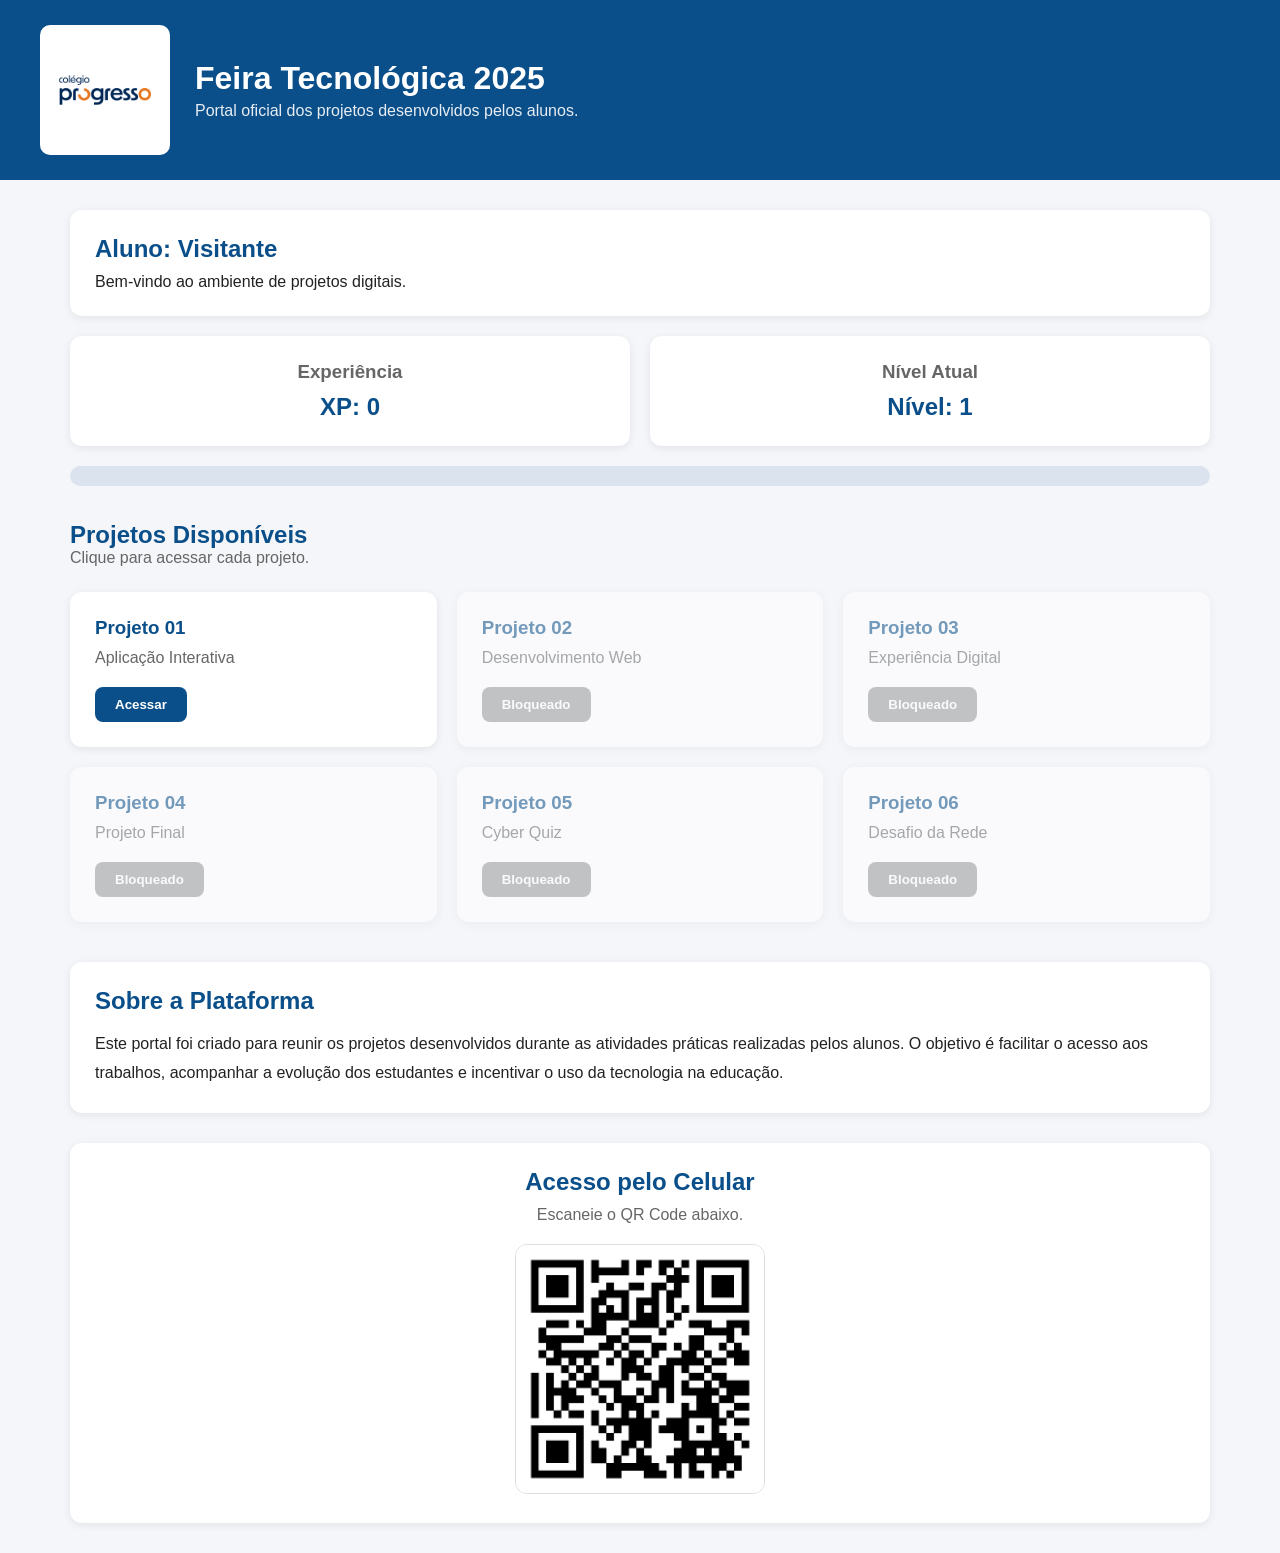
<file: index.html>
<!DOCTYPE html>
<html lang="pt-BR">

<head>
<meta charset="UTF-8">
<meta name="viewport" content="width=device-width, initial-scale=1.0">

<title>Feira Tecnológica 2025</title>

<link rel="stylesheet" href="style.css">
</head>

<body>

<header>

<div class="topo">

<img src="logo.png" alt="Colégio Progresso">

<div>

<h1>Feira Tecnológica 2025</h1>

<p>
Portal oficial dos projetos desenvolvidos pelos alunos.
</p>

</div>

</div>

</header>

<main>

<section class="bemvindo">

<h2 id="usuarioLogado">
Aluno: Visitante
</h2>

<p>
Bem-vindo ao ambiente de projetos digitais.
</p>

</section>

<section class="progresso">

<div class="caixa">

<h3>Experiência</h3>

<h2 id="xp">XP: 0</h2>

</div>

<div class="caixa">

<h3>Nível Atual</h3>

<h2 id="nivel">Nível: 1</h2>

</div>

</section>

<section class="barra-container">

<div class="barra-xp">

<div id="progresso-xp"></div>

</div>

</section>

<section class="titulo">

<h2>Projetos Disponíveis</h2>

<p>
Clique para acessar cada projeto.
</p>

</section>

<section class="projetos">

<div class="projeto disponivel"
data-id="1"
data-req="0"
data-url="https://merry-treacle-727dc3.netlify.app/"
onclick="clicarProjeto(this)">

<h3>Projeto 01</h3>

<p>Aplicação Interativa</p>

<button>Acessar</button>

</div>

<div class="projeto bloqueado"
data-id="2"
data-req="100"
data-url="https://chimerical-shortbread-6ee684.netlify.app/"
onclick="clicarProjeto(this)">

<h3>Projeto 02</h3>

<p>Desenvolvimento Web</p>

<button>Bloqueado</button>

</div>

<div class="projeto bloqueado"
data-id="3"
data-req="200"
data-url="https://rococo-frangollo-06f594.netlify.app/"
onclick="clicarProjeto(this)">

<h3>Projeto 03</h3>

<p>Experiência Digital</p>

<button>Bloqueado</button>

</div>

<div class="projeto bloqueado"
data-id="4"
data-req="300"
data-url="https://stalwart-begonia-cb3516.netlify.app/"
onclick="clicarProjeto(this)">

<h3>Projeto 04</h3>

<p>Projeto Final</p>

<button>Bloqueado</button>

</div>

<div class="projeto bloqueado"
data-id="5"
data-req="400"
data-url="https://coruscating-biscuit-1ff3af.netlify.app/"
onclick="clicarProjeto(this)">

<h3>Projeto 05</h3>

<p>Cyber Quiz</p>

<button>Bloqueado</button>

</div>

<div class="projeto bloqueado"
data-id="6"
data-req="500"
data-url="https://mellow-pithivier-0a980d.netlify.app/"
onclick="clicarProjeto(this)">

<h3>Projeto 06</h3>

<p>Desafio da Rede</p>

<button>Bloqueado</button>

</div>

</section>

<section class="informacoes">

<h2>Sobre a Plataforma</h2>

<p>

Este portal foi criado para reunir os projetos
desenvolvidos durante as atividades práticas
realizadas pelos alunos.

O objetivo é facilitar o acesso aos trabalhos,
acompanhar a evolução dos estudantes e incentivar
o uso da tecnologia na educação.

</p>

</section>

<section class="qr-section">

<h2>Acesso pelo Celular</h2>

<p>
Escaneie o QR Code abaixo.
</p>

<img
src="QR-CODE.png"
alt="QR Code">

</section>

</main>

<script src="script.js"></script>

</body>

</html>
</file>
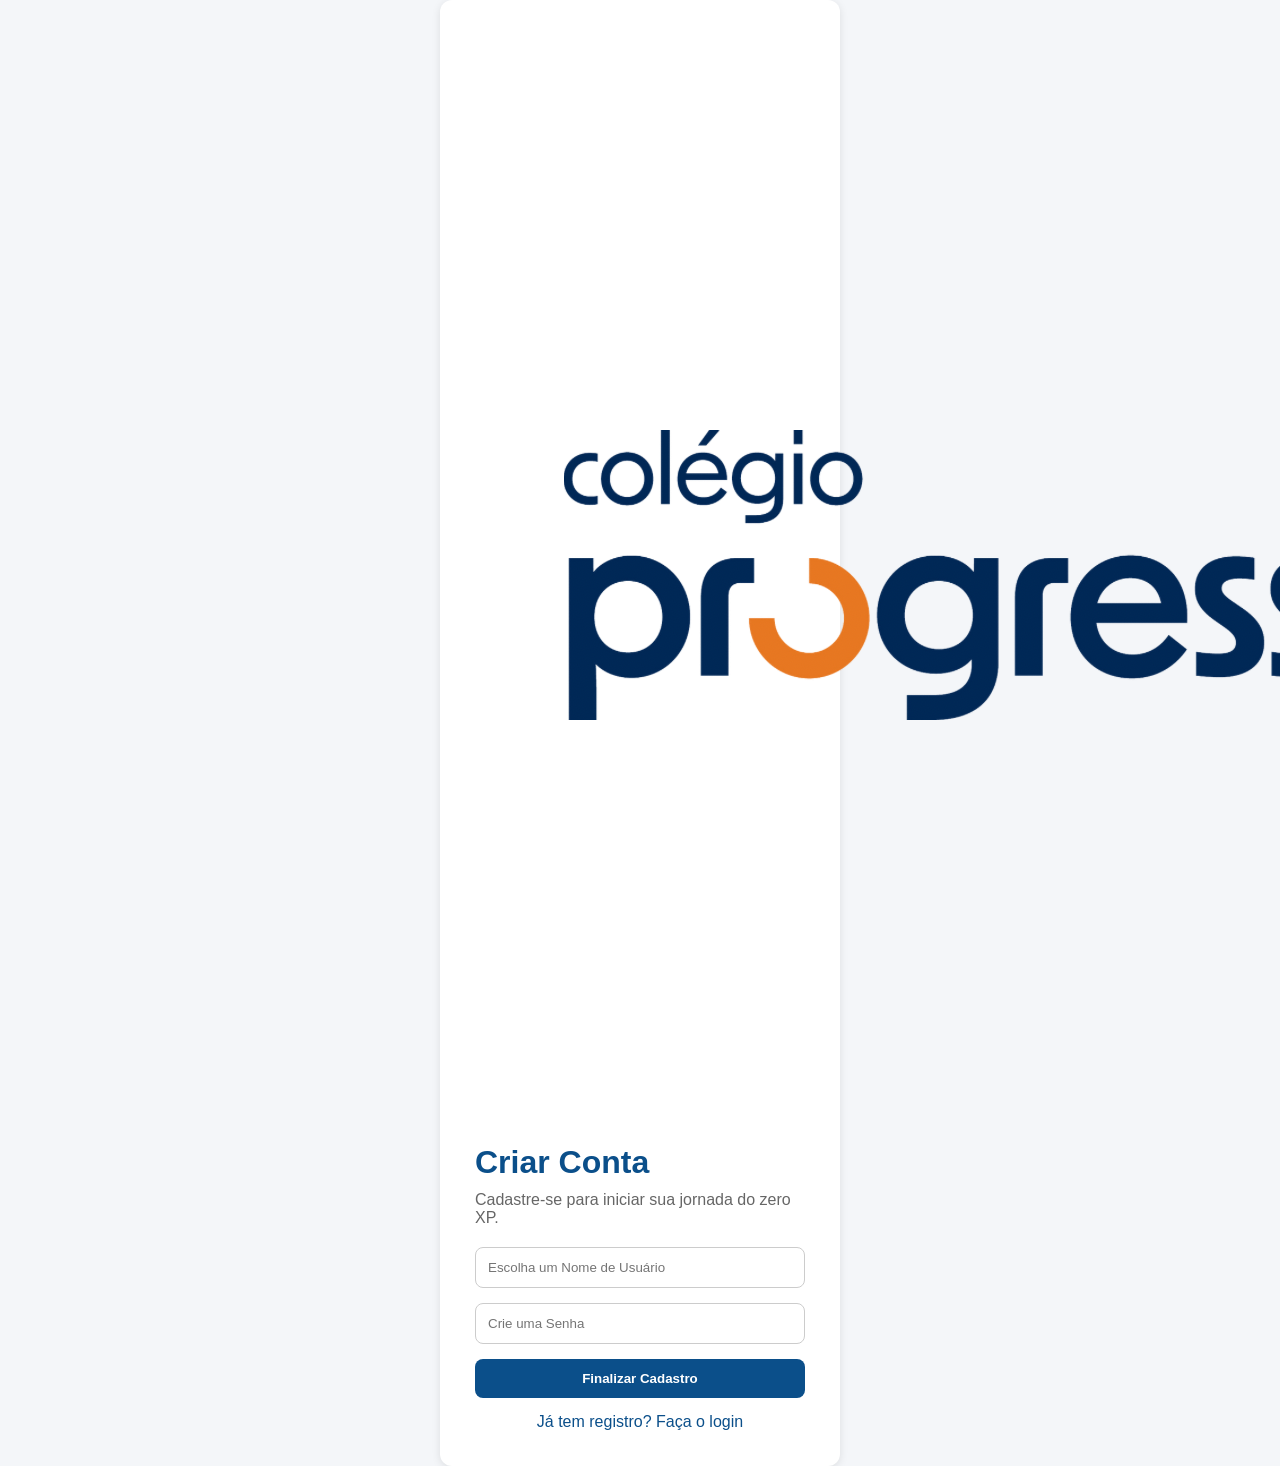
<file: cadastro.html>
<!DOCTYPE html>
<html lang="pt-BR">
<head>
    <meta charset="UTF-8">
    <meta name="viewport" content="width=device-width, initial-scale=1.0">
    <title>Portal de Projetos - Cadastro</title>
    <link rel="stylesheet" href="style.css">
</head>
<body class="auth-page">

    <div class="auth-box">
        <div class="logo-container" style="margin-bottom: 25px;">
            <img src="logo.png" alt="Colégio Progresso" class="logo-topo">
        </div>

        <h1>Criar Conta</h1>
        <p>Cadastre-se para iniciar sua jornada do zero XP.</p>

        <input type="text" id="novoUsuario" placeholder="Escolha um Nome de Usuário" autocomplete="off">
        <input type="password" id="novaSenha" placeholder="Crie uma Senha">

        <button onclick="cadastrar()">Finalizar Cadastro</button>

        <a href="login.html">Já tem registro? Faça o login</a>
    </div>

    <script src="script.js"></script>
</body>
</html>
</file>
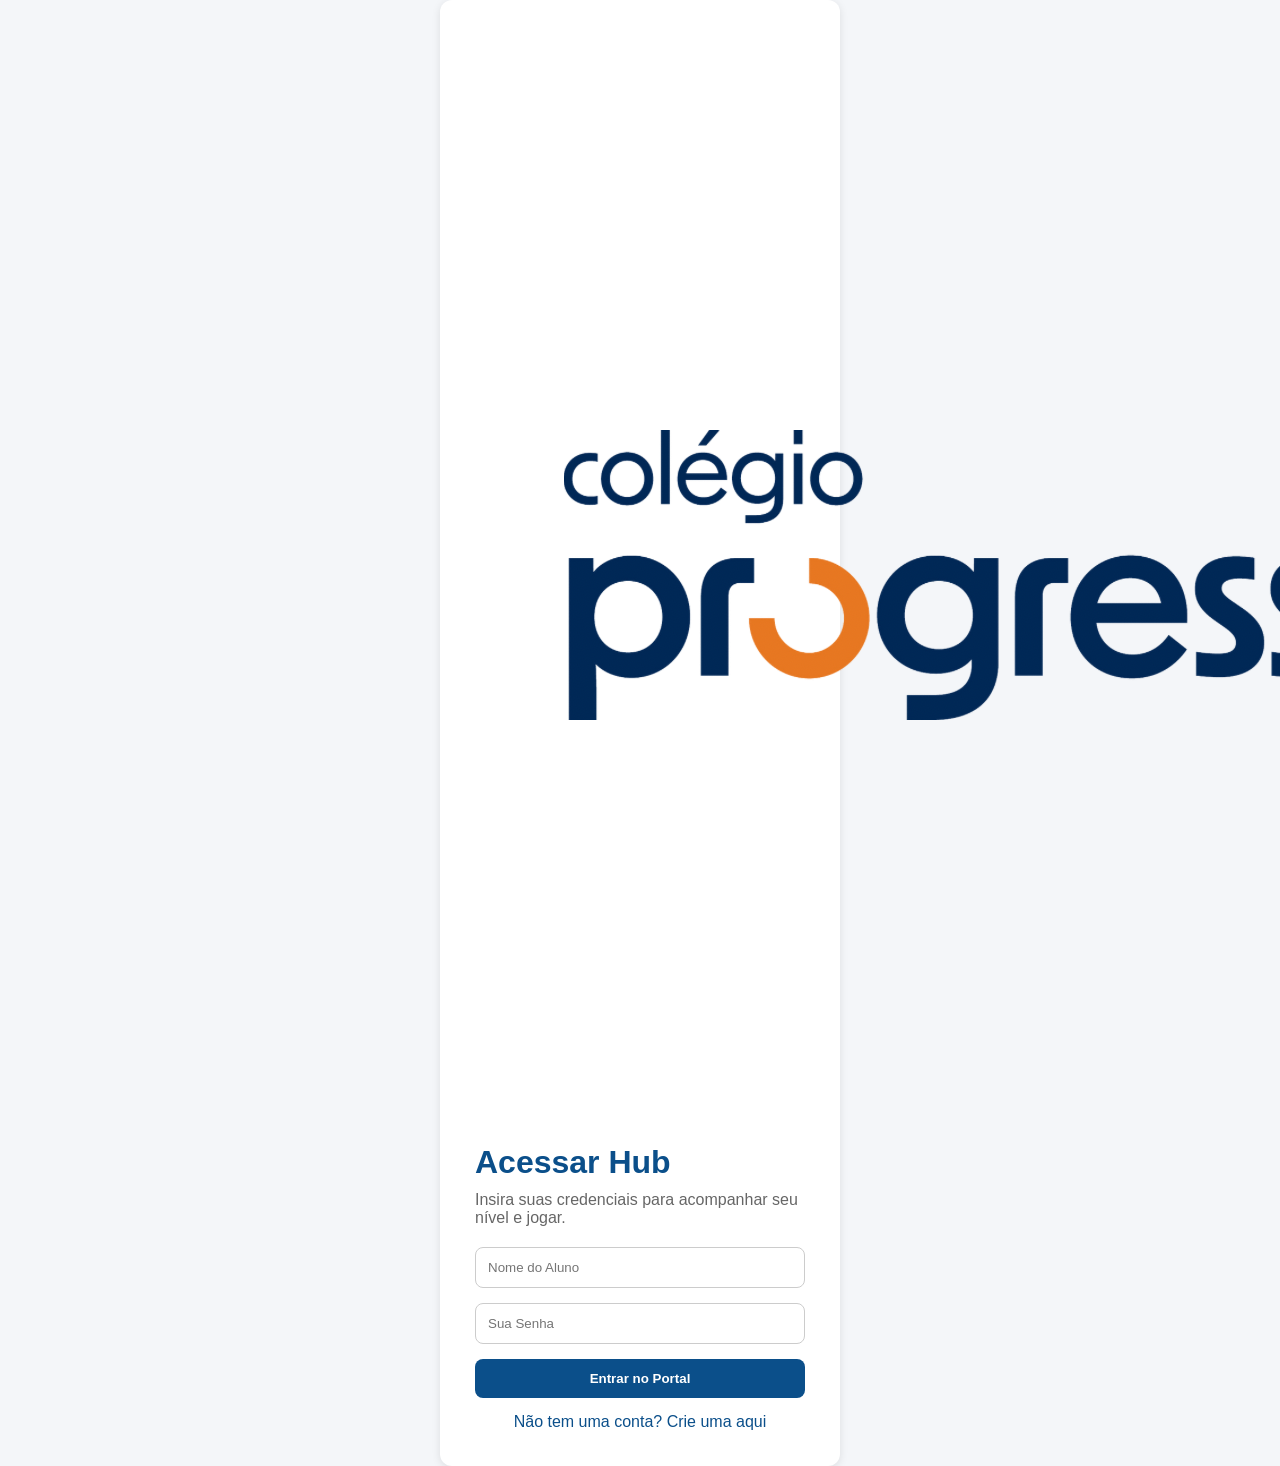
<file: login.html>
<!DOCTYPE html>
<html lang="pt-BR">
<head>
    <meta charset="UTF-8">
    <meta name="viewport" content="width=device-width, initial-scale=1.0">
    <title>Portal de Projetos - Login</title>
    <link rel="stylesheet" href="style.css">
</head>
<body class="auth-page">

    <div class="auth-box">
        <div class="logo-container" style="margin-bottom: 25px;">
            <img src="logo.png" alt="Colégio Progresso" class="logo-topo">
        </div>

        <h1>Acessar Hub</h1>
        <p>Insira suas credenciais para acompanhar seu nível e jogar.</p>

        <input type="text" id="usuario" placeholder="Nome do Aluno" autocomplete="off">
        <input type="password" id="senha" placeholder="Sua Senha">

        <button onclick="entrar()">Entrar no Portal</button>

        <a href="cadastro.html">Não tem uma conta? Crie uma aqui</a>
    </div>

    <script src="script.js"></script>
</body>
</html>
</file>
<file: style.css>
/* =========================
RESET
========================= */

*{
    margin:0;
    padding:0;
    box-sizing:border-box;
    font-family:Arial, Helvetica, sans-serif;
}

body{
    background:#f4f6f9;
    color:#222;
}

/* =========================
TOPO
========================= */

header{
    background:#0b4f8a;
    color:white;
    padding:25px;
}

.topo{
    max-width:1200px;
    margin:auto;

    display:flex;
    align-items:center;
    gap:25px;
}

.topo img{
    width:130px;

    background:white;
    padding:10px;

    border-radius:10px;
}

.topo h1{
    font-size:2rem;
    margin-bottom:5px;
}

.topo p{
    opacity:.9;
}

/* =========================
CONTEÚDO
========================= */

main{
    max-width:1200px;
    margin:auto;
    padding:30px;
}

.bemvindo{
    background:white;

    padding:25px;

    border-radius:12px;

    box-shadow:
    0 2px 8px rgba(0,0,0,.08);

    margin-bottom:20px;
}

.bemvindo h2{
    color:#0b4f8a;
    margin-bottom:10px;
}

/* =========================
PROGRESSO
========================= */

.progresso{

    display:grid;

    grid-template-columns:
    repeat(auto-fit,minmax(250px,1fr));

    gap:20px;

    margin-bottom:20px;
}

.caixa{

    background:white;

    padding:25px;

    border-radius:12px;

    box-shadow:
    0 2px 8px rgba(0,0,0,.08);

    text-align:center;
}

.caixa h3{
    color:#666;
    margin-bottom:10px;
}

.caixa h2{
    color:#0b4f8a;
}

/* =========================
BARRA XP
========================= */

.barra-container{
    margin-bottom:35px;
}

.barra-xp{
    width:100%;
    height:20px;

    background:#dbe4ee;

    border-radius:50px;

    overflow:hidden;
}

#progresso-xp{

    width:0%;

    height:100%;

    background:
    linear-gradient(
        90deg,
        #0b4f8a,
        #2f80c5
    );

    transition:.5s;
}

/* =========================
TÍTULO
========================= */

.titulo{
    margin-bottom:25px;
}

.titulo h2{
    color:#0b4f8a;
}

.titulo p{
    color:#666;
}

/* =========================
PROJETOS
========================= */

.projetos{

    display:grid;

    grid-template-columns:
    repeat(auto-fit,minmax(280px,1fr));

    gap:20px;
}

.projeto{

    background:white;

    padding:25px;

    border-radius:12px;

    box-shadow:
    0 2px 8px rgba(0,0,0,.08);

    transition:.3s;
}

.projeto h3{
    color:#0b4f8a;
    margin-bottom:10px;
}

.projeto p{
    color:#666;
    margin-bottom:20px;
}

.projeto button{

    border:none;

    padding:10px 20px;

    border-radius:8px;

    cursor:pointer;

    font-weight:bold;
}

.disponivel{
    cursor:pointer;
}

.disponivel:hover{
    transform:translateY(-5px);
}

.disponivel button{
    background:#0b4f8a;
    color:white;
}

.bloqueado{
    opacity:.55;
}

.bloqueado button{
    background:#999;
    color:white;
}

/* =========================
INFORMAÇÕES
========================= */

.informacoes{

    margin-top:40px;

    background:white;

    padding:25px;

    border-radius:12px;

    box-shadow:
    0 2px 8px rgba(0,0,0,.08);
}

.informacoes h2{
    color:#0b4f8a;
    margin-bottom:15px;
}

.informacoes p{
    line-height:1.8;
}

/* =========================
QR CODE
========================= */

.qr-section{

    margin-top:30px;

    text-align:center;

    background:white;

    padding:25px;

    border-radius:12px;

    box-shadow:
    0 2px 8px rgba(0,0,0,.08);
}

.qr-section h2{
    color:#0b4f8a;
}

.qr-section p{
    margin:10px 0 20px;
    color:#666;
}

.qr-section img{

    width:250px;

    max-width:100%;

    border-radius:12px;

    border:1px solid #ddd;
}

/* =========================
LOGIN E CADASTRO
========================= */

.auth-page{

    min-height:100vh;

    display:flex;

    justify-content:center;

    align-items:center;

    background:#f4f6f9;
}

.auth-box{

    width:400px;

    background:white;

    padding:35px;

    border-radius:12px;

    box-shadow:
    0 2px 8px rgba(0,0,0,.1);
}

.auth-box h1{
    color:#0b4f8a;
    margin-bottom:10px;
}

.auth-box p{
    color:#666;
    margin-bottom:20px;
}

.auth-box input{

    width:100%;

    padding:12px;

    margin-bottom:15px;

    border:1px solid #ccc;

    border-radius:8px;
}

.auth-box button{

    width:100%;

    padding:12px;

    border:none;

    border-radius:8px;

    background:#0b4f8a;

    color:white;

    font-weight:bold;

    cursor:pointer;
}

.auth-box a{

    display:block;

    text-align:center;

    margin-top:15px;

    text-decoration:none;

    color:#0b4f8a;
}

/* =========================
RESPONSIVO
========================= */

@media(max-width:768px){

.topo{
    flex-direction:column;
    text-align:center;
}

main{
    padding:15px;
}

.projetos{
    grid-template-columns:1fr;
}

}
</file>
